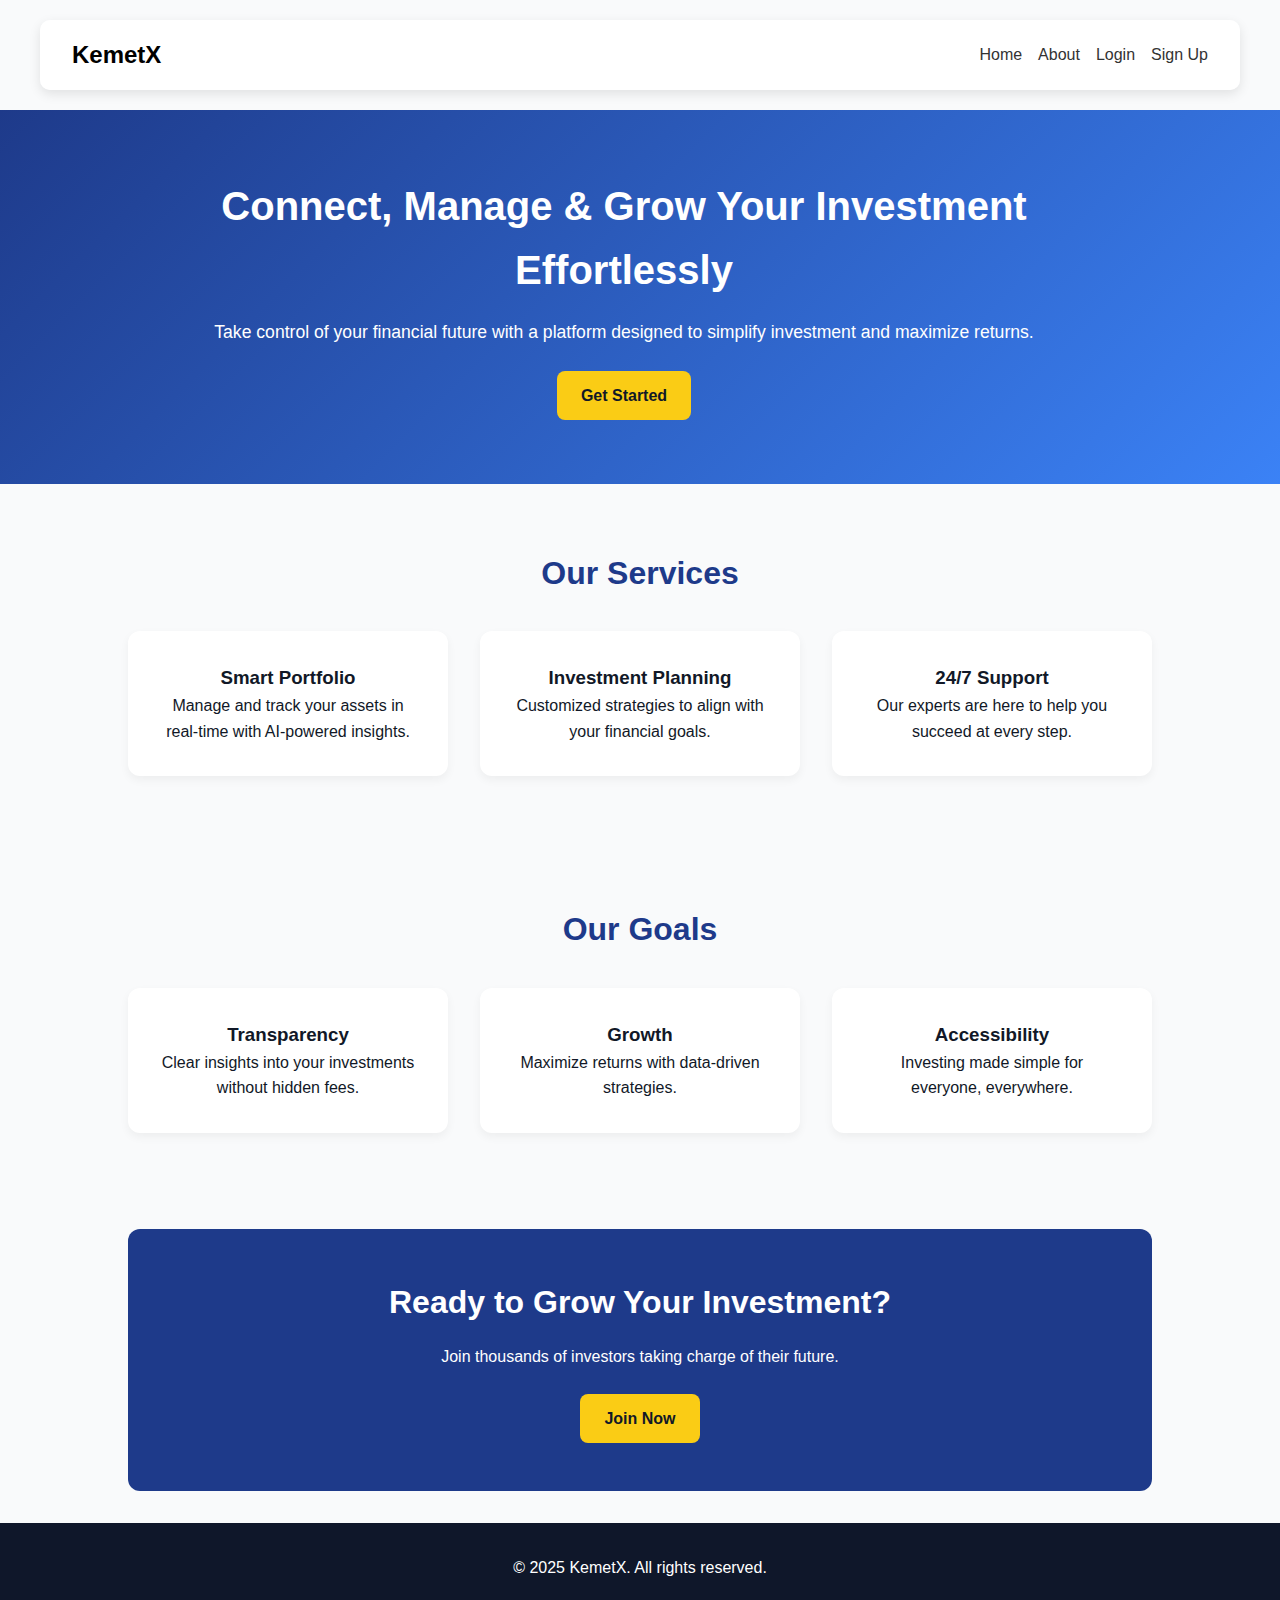
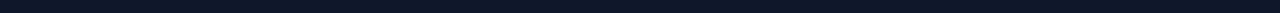
<file: index.html>
<!DOCTYPE html>
<html lang="en">
<head>
  <meta charset="UTF-8">
  <meta name="viewport" content="width=device-width, initial-scale=1.0">
  <title>KemetX - Landing Page</title>
  <style>
    /* ====== RESET ====== */
* {
  margin: 0;
  padding: 0;
  box-sizing: border-box;
}

body {
  font-family: "Segoe UI", Tahoma, Geneva, Verdana, sans-serif;
  background: #f9fafb;
  color: #111827;
  line-height: 1.6;
}

/* ====== HEADER ====== */

    header {
  background-color: #fff;
  box-shadow: 0 4px 12px rgba(0, 0, 0, 0.1); /* ظل أعمق */
  padding: 1rem 2rem;
  margin: 20px auto; /* يبعد الهيدر عن حواف الصفحة */
  width: 95%;
  max-width: 1200px;
  border-radius: 10px; /* حواف دائرية */
  display: flex;
  justify-content: space-between;
  align-items: center;
  flex-wrap: wrap;
  direction: ltr; /* تُغيّرها للعربي إذا أردت */
  z-index: 10;
position: relative; /* لو عايز تضمن أن الهيدر فوق المحتوى */
  /* لو عايز تأثير زجاجي */
background: rgba(255, 255, 255, 0.9); /* لو الخلفية شفافة */
  
}

    .logo {
      font-size: 1.5rem;
      font-weight: bold;
      color: #000000;
    }
    
    nav {
      display: flex;
      gap: 1rem;
      flex-wrap: wrap;
    }

    nav a {
      text-decoration: none;
      color: #333;
      font-weight: 500;
    }
     .menu-toggle {
  display: none;
  background: none;
  border: none;
  font-size: 2rem;
  cursor: pointer;
}

.side-menu {
  display: none;
  position: fixed;
  top: 0;
  right: 0;
  width: 70%;
  max-width: 300px;
  height: 100%;
  background: rgba(255, 255, 255, 0.9); /* لو الخلفية شفافة */
  backdrop-filter: blur(12px); /* لو عايز تأثير زجاجي */
  -webkit-backdrop-filter: blur(12px);
  box-shadow: -2px 0 10px rgba(0,0,0,0.2);
  padding: 2rem 1rem;
  z-index: 999;
  flex-direction: column;
  gap: 1rem;
  transition: transform 0.3s ease;
}

.side-menu nav {
  display: flex;
  flex-direction: column;
  gap: 1rem;
}

.side-menu a {
  text-decoration: none;
  color: #333;
  font-weight: 500;
  font-size: 1.1rem;
}

.side-menu .close-btn {
  background: none;
  border: none;
  font-size: 1.5rem;
  align-self: flex-end;
  cursor: pointer;
  margin-bottom: 1rem;
}

.side-menu.open {
  display: flex;
}

@media (max-width: 600px) {
  header > nav {
    display: none; /* إخفاء القائمة الأصلية فقط على الشاشات الصغيرة */
  }

  .menu-toggle {
    display: block;
  }


  nav:not(.side-menu nav) {
    display: none; /* إخفاء القائمة العادية على الموبايل */
  }
}
  /*hero*/
.hero {
      display: flex;
      align-items: center;
      justify-content: space-between;
      padding: 4rem 10%;
      background: linear-gradient(135deg, #1e3a8a, #3b82f6);
      color: #fff;
      flex-wrap: wrap;
    }
    .hero-text {
      flex: 1;
      min-width: 280px;
      padding-right: 2rem;
    }
    .hero-text h1 {
      font-size: 2.5rem;
      margin-bottom: 1rem;
    }
    .hero-text p {
      font-size: 1.1rem;
      margin-bottom: 1.5rem;
    }
    .btn {
      display: inline-block;
      background: #facc15;
      color: #111827;
      padding: 0.75rem 1.5rem;
      border-radius: 8px;
      font-weight: 600;
      transition: 0.3s;
      text-decoration: none;
    }
    .btn:hover {
      background: #eab308;
    }
    .hero img {
      flex: 1;
      max-width: 450px;
      border-radius: 12px;
      box-shadow: 0 8px 20px rgba(0,0,0,0.2);
    }
    section {
      padding: 4rem 10%;
      text-align: center;
    }
    section h2 {
      font-size: 2rem;
      margin-bottom: 2rem;
      color: #1e3a8a;
    }
    .grid {
      display: grid;
      grid-template-columns: repeat(auto-fit, minmax(250px, 1fr));
      gap: 2rem;
    }
    .card {
      background: #fff;
      padding: 2rem;
      border-radius: 12px;
      box-shadow: 0 4px 10px rgba(0,0,0,0.05);
      transition: transform 0.2s;
    }
    .card:hover {transform: translateY(-5px);}
    .final-cta {
      background: #1e3a8a;
      color: #fff;
      padding: 3rem 2rem;
      text-align: center;
      border-radius: 12px;
      margin: 2rem 10%;
    }
    .final-cta h2 {
      font-size: 2rem;
      margin-bottom: 1rem;
    }
    .final-cta p {
      margin-bottom: 1.5rem;
    }
    /* ===== Footer ===== */
    footer {
      text-align: center;
      padding: 2rem;
      background: #0f172a;
      color: #fff;
    }

    /* ===== Responsive ===== */
    @media (max-width: 768px) {
      .desktop-nav { display: none; }
      .menu-toggle { display: block; }
    }
  </style>
</head>
<body>

<header>
  <div class="logo">KemetX</div>
  <button class="menu-toggle">☰</button>

  <!-- القائمة الأفقية (للكمبيوتر) -->
  <nav class="desktop-nav main-nav">
    <a href="index.html">Home</a>
    <a href="about.html">About</a>
   <a href="login.html" class="login-link">Login</a>
<a href="signup.html" class="signup-link">Sign Up</a>
<a href="insights.html" class="insights-link hidden">Insights</a>
<a href="profile.html" class="profile-link hidden">Profile</a>
<a href="login.html" class="logout-link hidden" style="color:red; font-weight:600;">Logout</a>
  </nav>

  <!-- القائمة الجانبية (للموبايل) -->
  <div id="sideMenu" class="side-menu">
    <button class="close-btn">✖</button>
    <nav>
      <a href="index.html">Home</a>
      <a href="about.html">About</a>
      <a href="login.html" class="login-link">Login</a>
<a href="signup.html" class="signup-link">Sign Up</a>
<a href="insights.html" class="insights-link hidden">Insights</a>
<a href="profile.html" class="profile-link hidden">Profile</a>
<a href="login.html" class="logout-link hidden" style="color:red; font-weight:600;">Logout</a>
    </nav>
  </div>
</header>

<!-- Hero -->
  <section class="hero">
    <div class="hero-text">
      <h1>Connect, Manage & Grow Your Investment Effortlessly</h1>
      <p>Take control of your financial future with a platform designed to simplify investment and maximize returns.</p>
      <a href="#services" class="btn">Get Started</a>
    </div>
    <!--<img src="invest.jpg" alt="Investment"> -->
  </section>

  <!-- Services -->
  <section id="services">
    <h2>Our Services</h2>
    <div class="grid">
      <div class="card">
        <h3>Smart Portfolio</h3>
        <p>Manage and track your assets in real-time with AI-powered insights.</p>
      </div>
      <div class="card">
        <h3>Investment Planning</h3>
        <p>Customized strategies to align with your financial goals.</p>
      </div>
      <div class="card">
        <h3>24/7 Support</h3>
        <p>Our experts are here to help you succeed at every step.</p>
      </div>
    </div>
  </section>

  <!-- Goals -->
  <section id="goals">
    <h2>Our Goals</h2>
    <div class="grid">
      <div class="card">
        <h3>Transparency</h3>
        <p>Clear insights into your investments without hidden fees.</p>
      </div>
      <div class="card">
        <h3>Growth</h3>
        <p>Maximize returns with data-driven strategies.</p>
      </div>
      <div class="card">
        <h3>Accessibility</h3>
        <p>Investing made simple for everyone, everywhere.</p>
      </div>
    </div>
  </section>

  <!-- Final Call to Action -->
  <div class="final-cta">
    <h2>Ready to Grow Your Investment?</h2>
    <p>Join thousands of investors taking charge of their future.</p>
    <a href="signup.html" class="btn">Join Now</a>
  </div>

  <!-- Footer -->
  <footer>
    &copy; 2025 KemetX. All rights reserved.
  </footer>

  <!-- JS for side menu -->
  <script>
     
// تحقق إذا المستخدم مسجّل الدخول
const isLoggedIn = localStorage.getItem("loggedIn") === "true";

// نجيب كل العناصر (desktop + mobile)
const loginLinks = document.querySelectorAll(".login-link");
const signupLinks = document.querySelectorAll(".signup-link");
const profileLinks = document.querySelectorAll(".profile-link");
const insightsLinks = document.querySelectorAll(".insights-link");
const logoutLinks = document.querySelectorAll(".logout-link");

if (isLoggedIn) {
  loginLinks.forEach(el => el.style.display = "none");
  signupLinks.forEach(el => el.style.display = "none"); // <== مهم
  profileLinks.forEach(el => el.style.display = "inline-block");
  insightsLinks.forEach(el => el.style.display = "inline-block");
  logoutLinks.forEach(el => el.style.display = "inline-block");
} else {
  loginLinks.forEach(el => el.style.display = "inline-block");
  signupLinks.forEach(el => el.style.display = "inline-block");
  profileLinks.forEach(el => el.style.display = "none");
  insightsLinks.forEach(el => el.style.display = "none");
  logoutLinks.forEach(el => el.style.display = "none");
}


// زر Logout
logoutLinks.forEach(el => el.addEventListener("click", function(e){
  e.preventDefault();
  localStorage.removeItem("loggedIn");
  window.location.reload(); // يعيد تحميل الصفحة لتحديث القوائم
}));

    function openMenu() { document.getElementById("sideMenu")?.classList.add("open"); }
    function closeMenu() { document.getElementById("sideMenu")?.classList.remove("open"); }

    document.addEventListener('DOMContentLoaded', function() {
      document.querySelector('.menu-toggle')?.addEventListener('click', openMenu);
      document.querySelector('.close-btn')?.addEventListener('click', closeMenu);
    });
  </script>

</body>
</html>
</file>
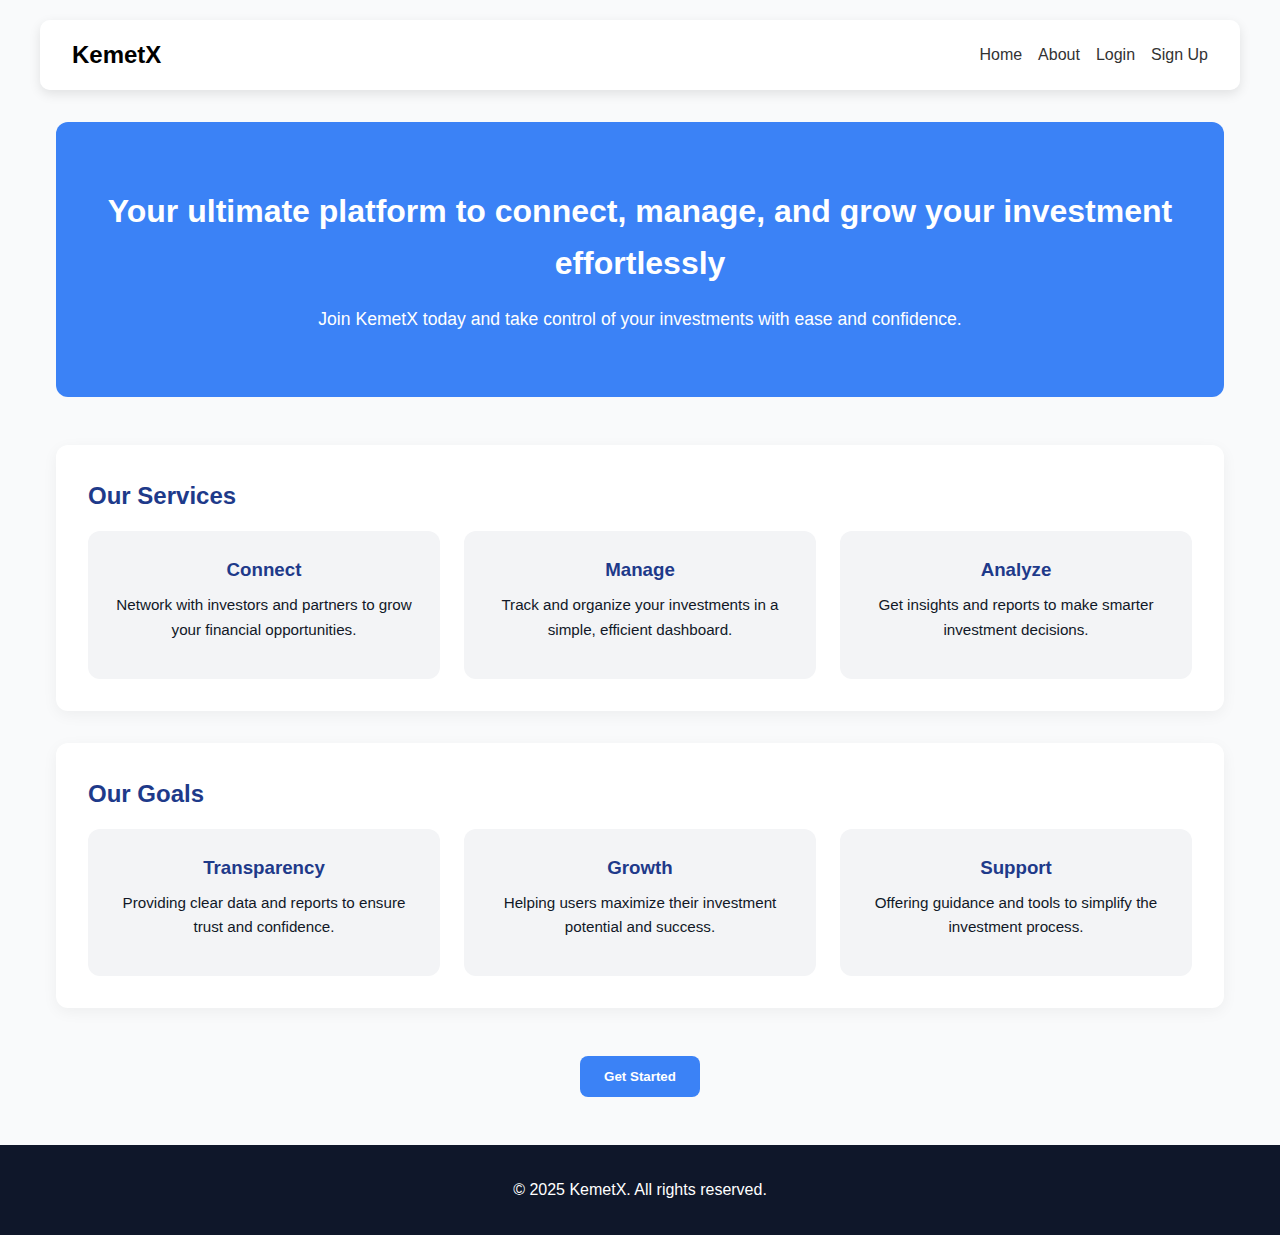
<file: about.html>
<!DOCTYPE html>
<html lang="en">
<head>
  <meta charset="UTF-8">
  <meta name="viewport" content="width=device-width, initial-scale=1.0">
  <title>About - KemetX</title>
  <link href="https://fonts.googleapis.com/css2?family=Poppins:wght@400;600;700&display=swap" rel="stylesheet">
  <style>
        /* ====== RESET ====== */
* {
  margin: 0;
  padding: 0;
  box-sizing: border-box;
}

body {
  font-family: "Segoe UI", Tahoma, Geneva, Verdana, sans-serif;
  background: #f9fafb;
  color: #111827;
  line-height: 1.6;
}

/* ====== HEADER ====== */

    header {
  background-color: #fff;
  box-shadow: 0 4px 12px rgba(0, 0, 0, 0.1); /* ظل أعمق */
  padding: 1rem 2rem;
  margin: 20px auto; /* يبعد الهيدر عن حواف الصفحة */
  width: 95%;
  max-width: 1200px;
  border-radius: 10px; /* حواف دائرية */
  display: flex;
  justify-content: space-between;
  align-items: center;
  flex-wrap: wrap;
  direction: ltr; /* تُغيّرها للعربي إذا أردت */
  z-index: 10;
position: relative; /* لو عايز تضمن أن الهيدر فوق المحتوى */
  /* لو عايز تأثير زجاجي */
background: rgba(255, 255, 255, 0.9); /* لو الخلفية شفافة */
  
}

    .logo {
      font-size: 1.5rem;
      font-weight: bold;
      color: #000000;
    }
    
    nav {
      display: flex;
      gap: 1rem;
      flex-wrap: wrap;
    }

    nav a {
      text-decoration: none;
      color: #333;
      font-weight: 500;
    }
     .menu-toggle {
  display: none;
  background: none;
  border: none;
  font-size: 2rem;
  cursor: pointer;
}

.side-menu {
  display: none;
  position: fixed;
  top: 0;
  right: 0;
  width: 70%;
  max-width: 300px;
  height: 100%;
  background: rgba(255, 255, 255, 0.9); /* لو الخلفية شفافة */
  backdrop-filter: blur(12px); /* لو عايز تأثير زجاجي */
  -webkit-backdrop-filter: blur(12px);
  box-shadow: -2px 0 10px rgba(0,0,0,0.2);
  padding: 2rem 1rem;
  z-index: 999;
  flex-direction: column;
  gap: 1rem;
  transition: transform 0.3s ease;
}

.side-menu nav {
  display: flex;
  flex-direction: column;
  gap: 1rem;
}

.side-menu a {
  text-decoration: none;
  color: #333;
  font-weight: 500;
  font-size: 1.1rem;
}

.side-menu .close-btn {
  background: none;
  border: none;
  font-size: 1.5rem;
  align-self: flex-end;
  cursor: pointer;
  margin-bottom: 1rem;
}

.side-menu.open {
  display: flex;
}

@media (max-width: 600px) {
  header > nav {
    display: none; /* إخفاء القائمة الأصلية فقط على الشاشات الصغيرة */
  }

  .menu-toggle {
    display: block;
  }


  nav:not(.side-menu nav) {
    display: none; /* إخفاء القائمة العادية على الموبايل */
  }
}
    main { max-width: 1200px; margin: 2rem auto; padding: 0 1rem; }
    .hero {
      background: #3b82f6;
      color: #fff;
      padding: 4rem 2rem;
      text-align: center;
      border-radius: 12px;
      margin-bottom: 3rem;
    }
    .hero h1 { font-size: 2rem; margin-bottom: 1rem; }
    .hero p { font-size: 1.1rem; }

    .section {
      background: #fff;
      padding: 2rem;
      border-radius: 12px;
      margin-bottom: 2rem;
      box-shadow: 0 4px 15px rgba(0,0,0,0.05);
    }
    .section h2 { color: #1e3a8a; margin-bottom: 1rem; }
    .section p { margin-bottom: 0.8rem; }

    .services-grid, .goals-grid {
      display: grid;
      grid-template-columns: repeat(auto-fit, minmax(250px, 1fr));
      gap: 1.5rem;
      margin-top: 1rem;
    }
    .card {
      background: #f3f4f6;
      padding: 1.5rem;
      border-radius: 12px;
      text-align: center;
      transition: transform 0.3s;
    }
    .card:hover { transform: translateY(-5px); }
    .card h3 { color: #1e3a8a; margin-bottom: 0.5rem; }
    .card p { font-size: 0.95rem; }

    .cta {
      text-align: center;
      margin: 3rem 0;
    }
    .cta button {
      background: #3b82f6; color: #fff;
      padding: 0.8rem 1.5rem;
      border: none; border-radius: 8px;
      cursor: pointer; font-weight: 600;
      transition: 0.3s;
    }
    .cta button:hover { background: #1e40af; }

    @media (max-width: 600px) {
      .hero h1 { font-size: 1.5rem; }
      nav { flex-direction: column; align-items: flex-start; }
      nav a { margin: 0.5rem 0; }
    }
    /* ===== Footer ===== */
    footer {
      text-align: center;
      padding: 2rem;
      background: #0f172a;
      color: #fff;
    }

    /* ===== Responsive ===== */
    @media (max-width: 768px) {
      .desktop-nav { display: none; }
      .menu-toggle { display: block; }
    }
  </style>
</head>
<body>
  <header>
  <div class="logo">KemetX</div>
  <button class="menu-toggle">☰</button>

  <!-- القائمة الأفقية (للكمبيوتر) -->
  <nav class="desktop-nav main-nav">
    <a href="index.html">Home</a>
    <a href="about.html">About</a>
   <a href="login.html" class="login-link">Login</a>
<a href="signup.html" class="signup-link">Sign Up</a>
<a href="insights.html" class="insights-link hidden">Insights</a>
<a href="profile.html" class="profile-link hidden">Profile</a>
<a href="login.html" class="logout-link hidden" style="color:red; font-weight:600;">Logout</a>
  </nav>

  <!-- القائمة الجانبية (للموبايل) -->
  <div id="sideMenu" class="side-menu">
    <button class="close-btn">✖</button>
    <nav>
      <a href="index.html">Home</a>
      <a href="about.html">About</a>
      <a href="login.html" class="login-link">Login</a>
<a href="signup.html" class="signup-link">Sign Up</a>
<a href="insights.html" class="insights-link hidden">Insights</a>
<a href="profile.html" class="profile-link hidden">Profile</a>
<a href="login.html" class="logout-link hidden" style="color:red; font-weight:600;">Logout</a>
    </nav>
  </div>
</header>

  <main>
    <!-- Hero Section -->
    <section class="hero">
      <h1>Your ultimate platform to connect, manage, and grow your investment effortlessly</h1>
      <p>Join KemetX today and take control of your investments with ease and confidence.</p>
    </section>

    <!-- Services Section -->
    <section class="section">
      <h2>Our Services</h2>
      <div class="services-grid">
        <div class="card">
          <h3>Connect</h3>
          <p>Network with investors and partners to grow your financial opportunities.</p>
        </div>
        <div class="card">
          <h3>Manage</h3>
          <p>Track and organize your investments in a simple, efficient dashboard.</p>
        </div>
        <div class="card">
          <h3>Analyze</h3>
          <p>Get insights and reports to make smarter investment decisions.</p>
        </div>
      </div>
    </section>

    <!-- Goals Section -->
    <section class="section">
      <h2>Our Goals</h2>
      <div class="goals-grid">
        <div class="card">
          <h3>Transparency</h3>
          <p>Providing clear data and reports to ensure trust and confidence.</p>
        </div>
        <div class="card">
          <h3>Growth</h3>
          <p>Helping users maximize their investment potential and success.</p>
        </div>
        <div class="card">
          <h3>Support</h3>
          <p>Offering guidance and tools to simplify the investment process.</p>
        </div>
      </div>
    </section>

    <!-- Call To Action -->
    <section class="cta">
      <button onclick="window.location.href='signup.html'">Get Started</button>
    </section>
  </main>
  <!-- Footer -->
  <footer>
    &copy; 2025 KemetX. All rights reserved.
  </footer>

  <script>
    // تحقق إذا المستخدم مسجّل الدخول
const isLoggedIn = localStorage.getItem("loggedIn") === "true";

// نجيب كل العناصر (desktop + mobile)
const loginLinks = document.querySelectorAll(".login-link");
const signupLinks = document.querySelectorAll(".signup-link");
const profileLinks = document.querySelectorAll(".profile-link");
const insightsLinks = document.querySelectorAll(".insights-link");
const logoutLinks = document.querySelectorAll(".logout-link");

if (isLoggedIn) {
  loginLinks.forEach(el => el.style.display = "none");
  signupLinks.forEach(el => el.style.display = "none"); // <== مهم
  profileLinks.forEach(el => el.style.display = "inline-block");
  insightsLinks.forEach(el => el.style.display = "inline-block");
  logoutLinks.forEach(el => el.style.display = "inline-block");
} else {
  loginLinks.forEach(el => el.style.display = "inline-block");
  signupLinks.forEach(el => el.style.display = "inline-block");
  profileLinks.forEach(el => el.style.display = "none");
  insightsLinks.forEach(el => el.style.display = "none");
  logoutLinks.forEach(el => el.style.display = "none");
}


// زر Logout
logoutLinks.forEach(el => el.addEventListener("click", function(e){
  e.preventDefault();
  localStorage.removeItem("loggedIn");
  window.location.reload(); // يعيد تحميل الصفحة لتحديث القوائم
}));

    // Side menu
 function openMenu() {
  document.getElementById("sideMenu")?.classList.add("open");
}
function closeMenu() {
  document.getElementById("sideMenu")?.classList.remove("open");
}

// Attach event listeners
document.addEventListener('DOMContentLoaded', function() {
  const menuToggle = document.querySelector('.menu-toggle');
  const closeBtn = document.querySelector('.close-btn');
  
  if (menuToggle) {
    menuToggle.addEventListener('click', openMenu);
  }
  
  if (closeBtn) {
    closeBtn.addEventListener('click', closeMenu);
  }
});

  </script>
</body>
</html>
</file>
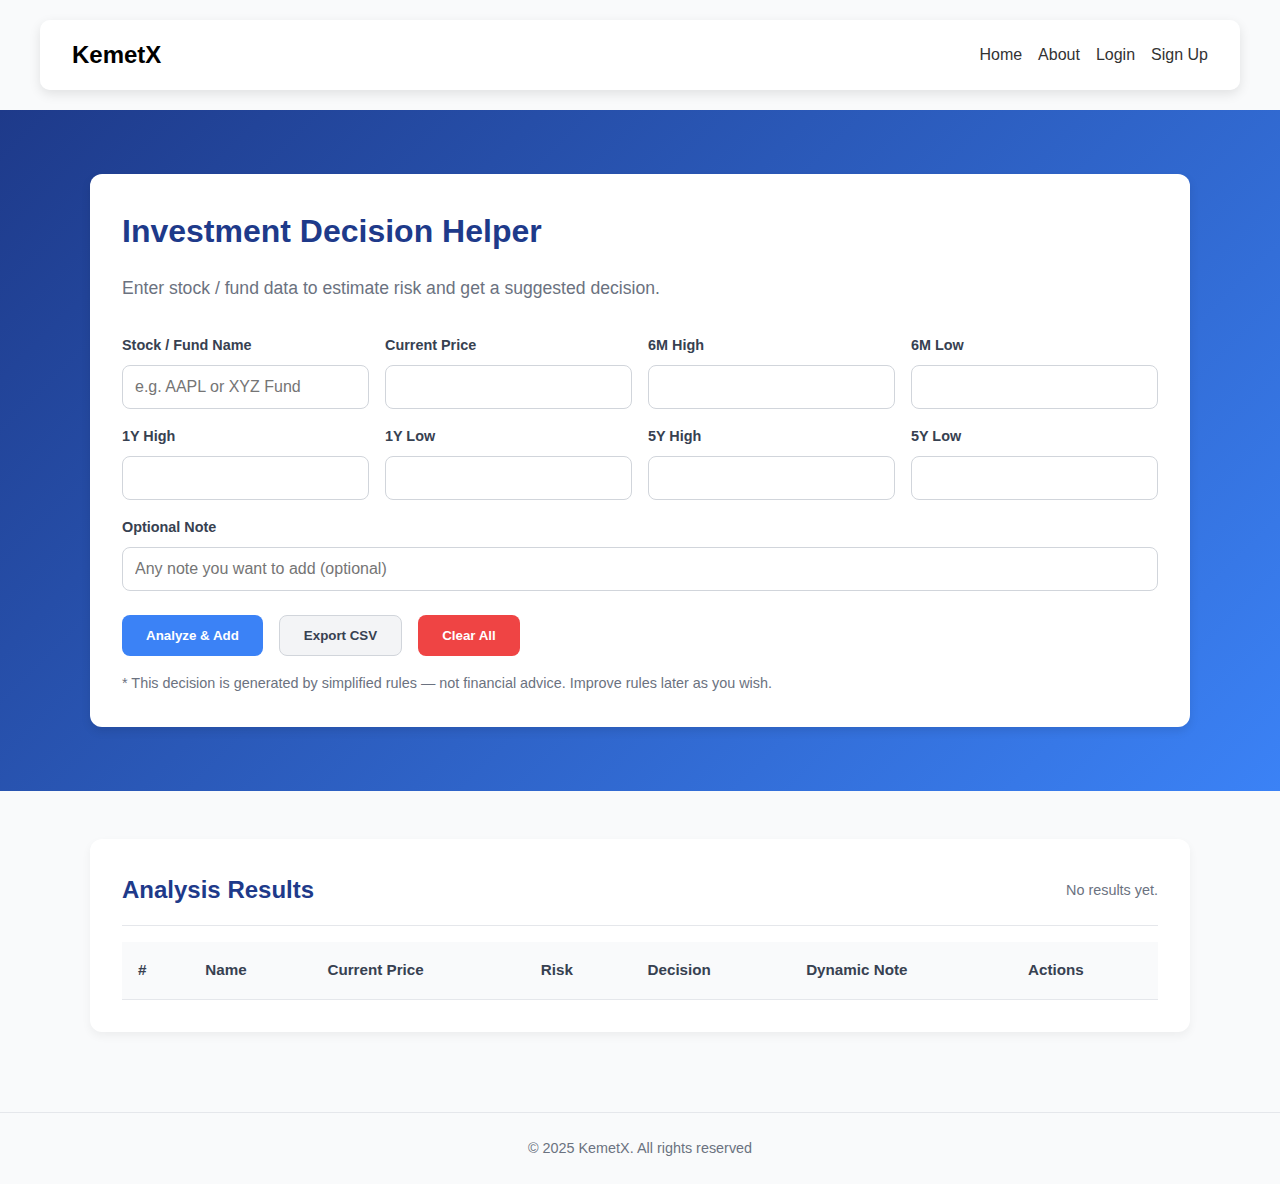
<file: insights.html>
<!DOCTYPE html>
<html lang="en" dir="ltr">
<head>
  <meta charset="utf-8" />
  <meta name="viewport" content="width=device-width, initial-scale=1" />
  <title>Investment Decision Dashboard – KemetX</title>
  <style>
/* ====== RESET ====== */
* {
  margin: 0;
  padding: 0;
  box-sizing: border-box;
}

body {
  font-family: "Segoe UI", Tahoma, Geneva, Verdana, sans-serif;
  background: #f9fafb;
  color: #111827;
  line-height: 1.6;
}

/* ====== HEADER ====== */

    header {
  background-color: #fff;
  box-shadow: 0 4px 12px rgba(0, 0, 0, 0.1); /* ظل أعمق */
  padding: 1rem 2rem;
  margin: 20px auto; /* يبعد الهيدر عن حواف الصفحة */
  width: 95%;
  max-width: 1200px;
  border-radius: 10px; /* حواف دائرية */
  display: flex;
  justify-content: space-between;
  align-items: center;
  flex-wrap: wrap;
  direction: ltr; /* تُغيّرها للعربي إذا أردت */
  z-index: 10;
position: relative; /* لو عايز تضمن أن الهيدر فوق المحتوى */
  /* لو عايز تأثير زجاجي */
background: rgba(255, 255, 255, 0.9); /* لو الخلفية شفافة */
  
}

    .logo {
      font-size: 1.5rem;
      font-weight: bold;
      color: #000000;
    }
    
    nav {
      display: flex;
      gap: 1rem;
      flex-wrap: wrap;
    }

    nav a {
      text-decoration: none;
      color: #333;
      font-weight: 500;
    }
     .menu-toggle {
  display: none;
  background: none;
  border: none;
  font-size: 2rem;
  cursor: pointer;
}

.side-menu {
  display: none;
  position: fixed;
  top: 0;
  right: 0;
  width: 70%;
  max-width: 300px;
  height: 100%;
  background: rgba(255, 255, 255, 0.9); /* لو الخلفية شفافة */
  backdrop-filter: blur(12px); /* لو عايز تأثير زجاجي */
  -webkit-backdrop-filter: blur(12px);
  box-shadow: -2px 0 10px rgba(0,0,0,0.2);
  padding: 2rem 1rem;
  z-index: 999;
  flex-direction: column;
  gap: 1rem;
  transition: transform 0.3s ease;
}

.side-menu nav {
  display: flex;
  flex-direction: column;
  gap: 1rem;
}

.side-menu a {
  text-decoration: none;
  color: #333;
  font-weight: 500;
  font-size: 1.1rem;
}

.side-menu .close-btn {
  background: none;
  border: none;
  font-size: 1.5rem;
  align-self: flex-end;
  cursor: pointer;
  margin-bottom: 1rem;
}

.side-menu.open {
  display: flex;
}

@media (max-width: 600px) {
  header > nav {
    display: none; /* إخفاء القائمة الأصلية فقط على الشاشات الصغيرة */
  }

  .menu-toggle {
    display: block;
  }


  nav:not(.side-menu nav) {
    display: none; /* إخفاء القائمة العادية على الموبايل */
  }
}

/* Insights Page Styling - Light Theme */
.inv-hero{
  background: linear-gradient(135deg, #1e3a8a, #3b82f6);
  padding: 4rem 2rem;
  color: #fff;
}
.inv-hero__content{
  max-width: 1100px;
  margin: 0 auto;
  background: #fff;
  border-radius: 12px;
  padding: 2rem;
  box-shadow: 0 4px 10px rgba(0,0,0,0.1);
}
.inv-title{
  color: #1e3a8a;
  font-size: 2rem;
  font-weight: 700;
  margin-bottom: 1rem;
}
.inv-subtitle{
  color: #6b7280;
  margin-bottom: 2rem;
  font-size: 1.1rem;
}

.inv-form{
  display: block;
}
.inv-grid{
  display: grid;
  grid-template-columns: repeat(4, minmax(0,1fr));
  gap: 1rem;
}
@media (max-width: 1024px){
  .inv-grid{ grid-template-columns: repeat(2, minmax(0,1fr)); }
}
@media (max-width: 560px){
  .inv-grid{ grid-template-columns: 1fr; }
}

.inv-field{
  display: flex;
  flex-direction: column;
}
.inv-field--full{ grid-column: 1 / -1; }
.inv-field label{
  color: #374151;
  font-size: 0.9rem;
  font-weight: 600;
  margin-bottom: 0.5rem;
}
.inv-field input{
  background: #fff;
  border: 1px solid #d1d5db;
  color: #111827;
  border-radius: 8px;
  padding: 0.75rem;
  outline: none;
  transition: border .2s, box-shadow .2s;
  font-size: 1rem;
}
.inv-field input:focus{
  border-color: #3b82f6;
  box-shadow: 0 0 0 3px rgba(59,130,246,0.15);
}

.inv-actions{
  display: flex;
  gap: 1rem;
  flex-wrap: wrap;
  margin-top: 1.5rem;
}
.inv-btn{
  background: #3b82f6;
  color: #fff;
  border: none;
  padding: 0.75rem 1.5rem;
  border-radius: 8px;
  cursor: pointer;
  font-weight: 600;
  transition: background .3s;
  text-decoration: none;
  display: inline-block;
}
.inv-btn:hover{ background: #1e40af; }

.inv-btn--ghost{
  background: #f3f4f6;
  color: #374151;
  border: 1px solid #d1d5db;
}
.inv-btn--ghost:hover{ background: #e5e7eb; }

.inv-btn--danger{
  background: #ef4444;
}
.inv-btn--danger:hover{ background: #dc2626; }

.inv-hint{
  color: #6b7280;
  font-size: 0.9rem;
  margin-top: 1rem;
}

/* Table Card */
.inv-table-wrap{
  background: #f9fafb;
  padding: 3rem 2rem;
}
.inv-table-card{
  max-width: 1100px;
  margin: 0 auto;
  background: #fff;
  border-radius: 12px;
  padding: 2rem;
  box-shadow: 0 4px 10px rgba(0,0,0,0.05);
  overflow: hidden;
}
.inv-table-head{
  display: flex;
  align-items: center;
  justify-content: space-between;
  gap: 1rem;
  padding: 0 0 1rem 0;
  border-bottom: 1px solid #e5e7eb;
  margin-bottom: 1rem;
}
.inv-table-title{
  color: #1e3a8a;
  font-size: 1.5rem;
  font-weight: 700;
}
.inv-table-meta{
  color: #6b7280;
  font-size: 0.9rem;
}

/* Table */
.inv-table-scroll{
  overflow: auto;
}
.inv-table{
  width: 100%;
  border-collapse: collapse;
  min-width: 780px;
}
.inv-table th, .inv-table td{
  padding: 1rem;
  text-align: start;
  border-bottom: 1px solid #e5e7eb;
  color: #111827;
  font-size: 0.95rem;
}
.inv-table thead th{
  color: #374151;
  font-weight: 600;
  background: #f9fafb;
  position: sticky;
  top: 0;
}
.inv-chip{
  display: inline-flex;
  align-items: center;
  gap: 0.5rem;
  padding: 0.5rem 1rem;
  border-radius: 999px;
  border: 1px solid #e5e7eb;
  background: #f9fafb;
  font-size: 0.85rem;
  white-space: nowrap;
}
.inv-chip.low{  background: #dcfce7; border-color: #bbf7d0; color: #166534; }
.inv-chip.mid{  background: #fef3c7; border-color: #fde68a; color: #92400e; }
.inv-chip.high{ background: #fee2e2; border-color: #fecaca; color: #991b1b; }

.inv-row-actions{
  display: flex;
  gap: 0.5rem;
}
.inv-icon-btn{
  background: #f3f4f6;
  border: 1px solid #d1d5db;
  color: #374151;
  padding: 0.5rem 1rem;
  border-radius: 6px;
  cursor: pointer;
  font-size: 0.85rem;
  transition: background .2s;
}
.inv-icon-btn:hover{ background: #e5e7eb; }

/* Utility to match your site look if needed */
.inv-mono{ font-family: ui-monospace, SFMono-Regular, Menlo, Monaco, Consolas, "Liberation Mono", monospace; }

/* ===== Footer ===== */
.footer{
  color: #6b7280;
  font-size: 0.9rem;
  margin-top: 2rem;
  text-align: center;
  padding: 1.5rem;
  border-top: 1px solid #e5e7eb;
}
</style>

</head>
<body>
  
     <header>
  <div class="logo">KemetX</div>
  <button class="menu-toggle">☰</button>

  <!-- القائمة الأفقية (للكمبيوتر) -->
  <nav class="desktop-nav main-nav">
    <a href="index.html">Home</a>
    <a href="about.html">About</a>
   <a href="login.html" class="login-link">Login</a>
<a href="signup.html" class="signup-link">Sign Up</a>
<a href="insights.html" class="insights-link hidden">Insights</a>
<a href="profile.html" class="profile-link hidden">Profile</a>
<a href="login.html" class="logout-link hidden" style="color:red; font-weight:600;">Logout</a>
  </nav>

  <!-- القائمة الجانبية (للموبايل) -->
  <div id="sideMenu" class="side-menu">
    <button class="close-btn">✖</button>
    <nav>
      <a href="index.html">Home</a>
      <a href="about.html">About</a>
      <a href="login.html" class="login-link">Login</a>
<a href="signup.html" class="signup-link">Sign Up</a>
<a href="insights.html" class="insights-link hidden">Insights</a>
<a href="profile.html" class="profile-link hidden">Profile</a>
<a href="login.html" class="logout-link hidden" style="color:red; font-weight:600;">Logout</a>
    </nav>
  </div>
</header>


<section class="inv-hero">
  <div class="inv-hero__content">
    <h1 class="inv-title">Investment Decision Helper</h1>
    <p class="inv-subtitle">Enter stock / fund data to estimate risk and get a suggested decision.</p>

    <form id="inv-form" class="inv-form" autocomplete="off">
      <div class="inv-grid">
        <div class="inv-field">
          <label for="assetName">Stock / Fund Name</label>
          <input id="assetName" name="assetName" type="text" placeholder="e.g. AAPL or XYZ Fund" required />
        </div>

        <div class="inv-field">
          <label for="currentPrice">Current Price</label>
          <input id="currentPrice" name="currentPrice" type="number" step="0.0001" min="0" required />
        </div>

        <!-- 6 months -->
        <div class="inv-field">
          <label for="high6m">6M High</label>
          <input id="high6m" name="high6m" type="number" step="0.0001" min="0" required />
        </div>
        <div class="inv-field">
          <label for="low6m">6M Low</label>
          <input id="low6m" name="low6m" type="number" step="0.0001" min="0" required />
        </div>

        <!-- 1 year -->
        <div class="inv-field">
          <label for="high1y">1Y High</label>
          <input id="high1y" name="high1y" type="number" step="0.0001" min="0" required />
        </div>
        <div class="inv-field">
          <label for="low1y">1Y Low</label>
          <input id="low1y" name="low1y" type="number" step="0.0001" min="0" required />
        </div>

        <!-- 5 years -->
        <div class="inv-field">
          <label for="high5y">5Y High</label>
          <input id="high5y" name="high5y" type="number" step="0.0001" min="0" required />
        </div>
        <div class="inv-field">
          <label for="low5y">5Y Low</label>
          <input id="low5y" name="low5y" type="number" step="0.0001" min="0" required />
        </div>

        <div class="inv-field inv-field--full">
          <label for="note">Optional Note</label>
          <input id="note" name="note" type="text" placeholder="Any note you want to add (optional)" />
        </div>
      </div>

      <div class="inv-actions">
        <button type="submit" class="inv-btn">Analyze & Add</button>
        <button type="button" id="exportCsvBtn" class="inv-btn inv-btn--ghost">Export CSV</button>
        <button type="button" id="clearAllBtn" class="inv-btn inv-btn--danger">Clear All</button>
      </div>

      <p class="inv-hint">
        * This decision is generated by simplified rules — not financial advice. Improve rules later as you wish.
      </p>
    </form>
  </div>
</section>

<section class="inv-table-wrap">
  <div class="inv-table-card">
    <div class="inv-table-head">
      <h2 class="inv-table-title">Analysis Results</h2>
      <div class="inv-table-meta" id="inv-stats"></div>
    </div>

    <div class="inv-table-scroll">
      <table class="inv-table" id="inv-table">
        <thead>
          <tr>
            <th>#</th>
            <th>Name</th>
            <th>Current Price</th>
            <th>Risk</th>
            <th>Decision</th>
            <th>Dynamic Note</th>
            <th>Actions</th>
          </tr>
        </thead>
        <tbody id="inv-tbody">
          <!-- dynamic rows -->
        </tbody>
      </table>
    </div>
  </div>
</section>


  <footer class="footer">
    © 2025 KemetX. All rights reserved
  </footer>

  <script>

(function(){
  const NAMESPACE = 'kemetx';
  const DEFAULT_USER_ID = 'local'; // later replace with real userId when login is implemented
  const STORAGE_KEY = (userId=DEFAULT_USER_ID) => `${NAMESPACE}:users:${userId}:invest_records`;

  const $ = (sel, ctx=document) => ctx.querySelector(sel);
  const $$ = (sel, ctx=document) => Array.from(ctx.querySelectorAll(sel));

  const form = $('#inv-form');
  const tbody = $('#inv-tbody');
  const exportBtn = $('#exportCsvBtn');
  const clearAllBtn = $('#clearAllBtn');
  const statsEl = $('#inv-stats');

  // ========= Core Logic =========
  function toNum(v){ const n = Number(v); return Number.isFinite(n) ? n : 0; }
  function clamp01(x){ return Math.max(0, Math.min(1, x)); }

  // Percentile of current price inside yearly range
  function oneYearPercentile(current, low1y, high1y){
    if (high1y <= low1y) return 0.5;
    return clamp01((current - low1y) / (high1y - low1y));
  }

  // Simple volatility estimate = (range / current price) weighted (6m/1y/5y)
  function weightedRangeVol(current, h6, l6, h1, l1, h5, l5){
    const r6 = Math.max(0, (h6 - l6) / Math.max(1e-9, current));
    const r1 = Math.max(0, (h1 - l1) / Math.max(1e-9, current));
    const r5 = Math.max(0, (h5 - l5) / Math.max(1e-9, current));
    // Weights: 1y 0.5, 6m 0.3, 5y 0.2
    return 0.5*r1 + 0.3*r6 + 0.2*r5;
  }

  // Risk classification from volatility
  function riskFromRangeVol(rangeVol){
    // thresholds: <0.2 = Low, 0.2–0.4 = Medium, >0.4 = High
    if (rangeVol < 0.2) return {level:'Low', class:'low'};
    if (rangeVol < 0.4) return {level:'Medium', class:'mid'};
    return {level:'High', class:'high'};
  }

  // Heuristic decision based on price position and risk
  function decisionHeuristic(current, low1y, high1y, riskLevel){
    const pct = oneYearPercentile(current, low1y, high1y); // 0 = near bottom, 1 = near top
    if (current > high1y && (riskLevel==='Low' || riskLevel==='Medium')){
      return {decision: 'Bullish breakout — partial buy', note: 'Price broke yearly high. Enter gradually & monitor volume.'};
    }
    if (pct <= 0.25 && (riskLevel==='Low' || riskLevel==='Medium')){
      return {decision: 'Potential value buy', note: 'Price near yearly lows. Watch trend & volume.'};
    }
    if (pct >= 0.85 && riskLevel==='High'){
      return {decision: 'Wait / lighten position', note: 'Near yearly highs with high risk — correction possible.'};
    }
    if (pct >= 0.7 && (riskLevel==='Low' || riskLevel==='Medium')){
      return {decision: 'Gradual cautious buy', note: 'Close to highs but risk is manageable.'};
    }
    return {decision: 'Wait for clearer signal', note: 'Mid-range. Wait for breakout or rebound.'};
  }

  function positionSizing(riskLevel){
    if (riskLevel==='Low') return 'Up to 5% of portfolio';
    if (riskLevel==='Medium') return 'Up to 2.5% of portfolio';
    return 'Up to 1% of portfolio';
  }

  function stopLossHint(riskLevel){
    if (riskLevel==='Low') return 'Stop loss 8–12% below entry';
    if (riskLevel==='Medium') return 'Stop loss 6–9% below entry';
    return 'Stop loss 4–7% below entry';
  }

  // ========= Storage =========
  function loadAll(userId=DEFAULT_USER_ID){
    try{
      const raw = localStorage.getItem(STORAGE_KEY(userId));
      return raw ? JSON.parse(raw) : [];
    }catch(e){ return []; }
  }
  function saveAll(list, userId=DEFAULT_USER_ID){
    localStorage.setItem(STORAGE_KEY(userId), JSON.stringify(list));
  }

  // ========= Rendering =========
  function renderTable(){
    const rows = loadAll();
    tbody.innerHTML = '';
    rows.forEach((r, idx) => {
      const tr = document.createElement('tr');

      const riskClass = r.riskClass || 'mid';
      tr.innerHTML = `
        <td class="inv-mono">${idx+1}</td>
        <td>${escapeHtml(r.assetName)}</td>
        <td class="inv-mono">${formatPrice(r.currentPrice)}</td>
        <td><span class="inv-chip ${riskClass}">${r.riskLevel}</span></td>
        <td>${escapeHtml(r.decision)}</td>
        <td>${escapeHtml(r.dynamicNote || '')}</td>
        <td>
          <div class="inv-row-actions">
            <button class="inv-icon-btn" data-action="delete" data-index="${idx}">Delete</button>
          </div>
        </td>
      `;
      tbody.appendChild(tr);
    });

    // Simple stats
    const total = rows.length;
    const high = rows.filter(r => r.riskLevel==='High').length;
    const mid  = rows.filter(r => r.riskLevel==='Medium').length;
    const low  = rows.filter(r => r.riskLevel==='Low').length;
    statsEl.textContent = total
      ? `Total: ${total} | Low: ${low} • Medium: ${mid} • High: ${high}`
      : 'No results yet.';
  }

  function escapeHtml(s){
    return String(s ?? '')
      .replaceAll('&','&amp;').replaceAll('<','&lt;')
      .replaceAll('>','&gt;').replaceAll('"','&quot;')
      .replaceAll("'",'&#39;');
  }
  function formatPrice(n){
    const v = Number(n);
    if (!Number.isFinite(v)) return '-';
    return v >= 1000 ? v.toLocaleString(undefined,{maximumFractionDigits:2})
                     : v.toLocaleString(undefined,{minimumFractionDigits:2, maximumFractionDigits:4});
  }

  // ========= Events =========
  form?.addEventListener('submit', (e)=>{
    e.preventDefault();

    const assetName = $('#assetName').value.trim();
    const current   = toNum($('#currentPrice').value);

    const h6  = toNum($('#high6m').value);
    const l6  = toNum($('#low6m').value);
    const h1  = toNum($('#high1y').value);
    const l1  = toNum($('#low1y').value);
    const h5  = toNum($('#high5y').value);
    const l5  = toNum($('#low5y').value);
    const note= $('#note').value.trim();

    if (!assetName || current<=0){
      alert('Please enter a valid name and current price.');
      return;
    }
    if (!(l6<=h6 && l1<=h1 && l5<=h5)){
      alert('Check high/low values — low must be less than high.');
      return;
    }

    const rangeVol = weightedRangeVol(current, h6, l6, h1, l1, h5, l5);
    const riskObj  = riskFromRangeVol(rangeVol);
    const decObj   = decisionHeuristic(current, l1, h1, riskObj.level);
    const sizing   = positionSizing(riskObj.level);
    const slHint   = stopLossHint(riskObj.level);

    const dynamicNote = [
      decObj.note,
      `1Y Position: ${(oneYearPercentile(current, l1, h1)*100).toFixed(0)}%`,
      `Suggested Position Size: ${sizing}`,
      `Suggested Stop Loss: ${slHint}`,
      note ? `Note: ${note}` : ''
    ].filter(Boolean).join(' | ');

    const rec = {
      assetName,
      currentPrice: current,
      riskLevel: riskObj.level,
      riskClass: riskObj.class,
      decision: decObj.decision,
      dynamicNote,
      createdAt: Date.now()
    };

    const rows = loadAll();
    rows.unshift(rec);
    saveAll(rows);
    renderTable();
    form.reset();
  });

  tbody?.addEventListener('click', (e)=>{
    const btn = e.target.closest('button[data-action]');
    if (!btn) return;
    const action = btn.dataset.action;
    const idx = Number(btn.dataset.index);
    if (action === 'delete' && Number.isInteger(idx)){
      const rows = loadAll();
      rows.splice(idx,1);
      saveAll(rows);
      renderTable();
    }
  });

  exportBtn?.addEventListener('click', ()=>{
    const rows = loadAll();
    if (!rows.length){
      alert('No data to export.');
      return;
    }
    const headers = ['name','current_price','risk','decision','note'];
    const csvRows = [headers.join(',')];
    rows.forEach(r=>{
      const line = [
        csvSafe(r.assetName),
        csvSafe(r.currentPrice),
        csvSafe(r.riskLevel),
        csvSafe(r.decision),
        csvSafe(r.dynamicNote)
      ].join(',');
      csvRows.push(line);
    });
    const blob = new Blob([csvRows.join('\n')], {type:'text/csv;charset=utf-8;'});
    const url = URL.createObjectURL(blob);
    const a = document.createElement('a');
    const stamp = new Date().toISOString().slice(0,19).replace(/[:T]/g,'-');
    a.href = url;
    a.download = `kemetx-investments-${stamp}.csv`;
    document.body.appendChild(a);
    a.click();
    a.remove();
    URL.revokeObjectURL(url);
  });

  clearAllBtn?.addEventListener('click', ()=>{
    if (confirm('Clear all records?')){
      saveAll([]);
      renderTable();
    }
  });

  function csvSafe(val){
    const s = String(val ?? '');
    if (/[",\n]/.test(s)){
      return `"${s.replaceAll('"','""')}"`;
    }
    return s;
  }

  // init
  renderTable();

 

// تحقق إذا المستخدم مسجّل الدخول
const isLoggedIn = localStorage.getItem("loggedIn") === "true";

// نجيب كل العناصر (desktop + mobile)
const loginLinks = document.querySelectorAll(".login-link");
const signupLinks = document.querySelectorAll(".signup-link");
const profileLinks = document.querySelectorAll(".profile-link");
const insightsLinks = document.querySelectorAll(".insights-link");
const logoutLinks = document.querySelectorAll(".logout-link");

if (isLoggedIn) {
  loginLinks.forEach(el => el.style.display = "none");
  signupLinks.forEach(el => el.style.display = "none"); // <== مهم
  profileLinks.forEach(el => el.style.display = "inline-block");
  insightsLinks.forEach(el => el.style.display = "inline-block");
  logoutLinks.forEach(el => el.style.display = "inline-block");
} else {
  loginLinks.forEach(el => el.style.display = "inline-block");
  signupLinks.forEach(el => el.style.display = "inline-block");
  profileLinks.forEach(el => el.style.display = "none");
  insightsLinks.forEach(el => el.style.display = "none");
  logoutLinks.forEach(el => el.style.display = "none");
}


// زر Logout
logoutLinks.forEach(el => el.addEventListener("click", function(e){
  e.preventDefault();
  localStorage.removeItem("loggedIn");
  window.location.reload(); // يعيد تحميل الصفحة لتحديث القوائم
}));

    // Side menu
 function openMenu() {
  document.getElementById("sideMenu")?.classList.add("open");
}
function closeMenu() {
  document.getElementById("sideMenu")?.classList.remove("open");
}

// Attach event listeners
document.addEventListener('DOMContentLoaded', function() {
  const menuToggle = document.querySelector('.menu-toggle');
  const closeBtn = document.querySelector('.close-btn');
  
  if (menuToggle) {
    menuToggle.addEventListener('click', openMenu);
  }
  
  if (closeBtn) {
    closeBtn.addEventListener('click', closeMenu);
  }
});
})();

  </script>
</body>
</html>
</file>
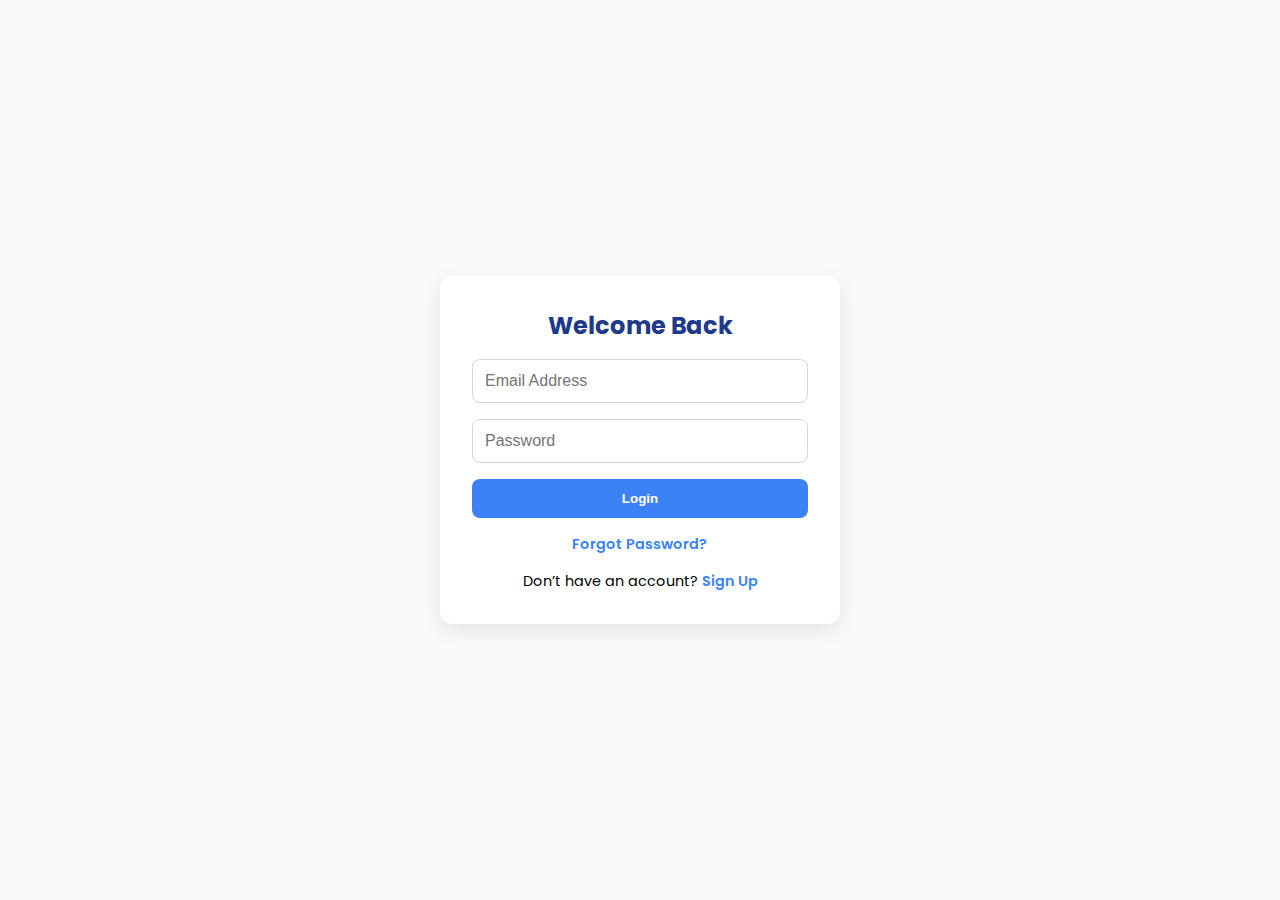
<file: login.html>
<!DOCTYPE html>
<html lang="en">
<head>
  <meta charset="UTF-8" />
  <meta name="viewport" content="width=device-width, initial-scale=1.0"/>
  <title>Login - Investment Platform</title>
  <link href="https://fonts.googleapis.com/css2?family=Poppins:wght@400;600;700&display=swap" rel="stylesheet">
  <style>
    * {margin: 0; padding: 0; box-sizing: border-box;}
    body {
      font-family: 'Poppins', sans-serif;
      background: #f9fafb;
      display: flex;
      justify-content: center;
      align-items: center;
      height: 100vh;
    }
    .auth-container {
      background: #fff;
      padding: 2rem;
      border-radius: 12px;
      box-shadow: 0 6px 20px rgba(0,0,0,0.1);
      width: 100%;
      max-width: 400px;
      text-align: center;
    }
    h2 {margin-bottom: 1rem; color: #1e3a8a;}
    form {display: flex; flex-direction: column; gap: 1rem;}
    input {
      padding: 0.75rem;
      border: 1px solid #d1d5db;
      border-radius: 8px;
      font-size: 1rem;
    }
    input:focus {border-color: #3b82f6; outline: none;}
    .btn {
      background: #3b82f6; color: #fff; padding: 0.75rem;
      border: none; border-radius: 8px; cursor: pointer;
      font-weight: 600; transition: 0.3s;
    }
    .btn:hover {background: #1e40af;}
    p {margin-top: 1rem; font-size: 0.9rem;}
    a {color: #3b82f6; text-decoration: none; font-weight: 600; cursor: pointer;}
    .forgot-box {
      margin-top: 1rem;
      display: none;
      flex-direction: column;
      gap: 0.5rem;
    }
    .forgot-box input {
      font-size: 0.9rem;
      padding: 0.6rem;
    }
    .small-btn {
      background: #facc15;
      color: #111;
      padding: 0.6rem;
      border: none;
      border-radius: 6px;
      cursor: pointer;
      font-weight: 600;
    }
    .small-btn:hover {background: #eab308;}
  </style>
</head>
<body>
  <div class="auth-container">
    <h2>Welcome Back</h2>
    <form id="loginForm">
      <input type="email" id="email" placeholder="Email Address" required>
      <input type="password" id="password" placeholder="Password" required>
      <button type="submit" class="btn">Login</button>
    </form>
    <p><a id="forgotLink">Forgot Password?</a></p>
    <div class="forgot-box" id="forgotBox">
      <input type="email" id="resetEmail" placeholder="Enter your email">
      <input type="password" id="newPassword" placeholder="Enter new password">
      <button class="small-btn" id="resetBtn">Reset Password</button>
    </div>
    <p>Don’t have an account? <a href="signup.html">Sign Up</a></p>
  </div>

  <script>
  // Login
  document.getElementById("loginForm").addEventListener("submit", function(e) {
    e.preventDefault();

    let email = document.getElementById("email").value.trim();
    let password = document.getElementById("password").value;
    let savedUser = JSON.parse(localStorage.getItem("user"));

    if (!savedUser) {
      alert("No user found. Please sign up first.");
      return;
    }

    if (email === savedUser.email && password === savedUser.password) {
      alert("Login successful! Redirecting...");
      localStorage.setItem("loggedIn", "true"); // حفظ حالة الدخول
      window.location.href = "index.html";
    } else {
      alert("Invalid email or password!");
    }
  });

  // Show Forgot Password Box
  document.getElementById("forgotLink").addEventListener("click", function() {
    document.getElementById("forgotBox").style.display = "flex";
  });

  // Reset Password
  document.getElementById("resetBtn").addEventListener("click", function() {
    let resetEmail = document.getElementById("resetEmail").value.trim();
    let newPassword = document.getElementById("newPassword").value;
    let savedUser = JSON.parse(localStorage.getItem("user"));

    if (!savedUser || savedUser.email !== resetEmail) {
      alert("Email not found!");
      return;
    }

    if (newPassword.length < 6) {
      alert("Password must be at least 6 characters long!");
      return;
    }

    savedUser.password = newPassword;
    localStorage.setItem("user", JSON.stringify(savedUser));

    alert("Password updated! You can now login.");
    document.getElementById("forgotBox").style.display = "none";
  });
</script>

</body>
</html>
</file>
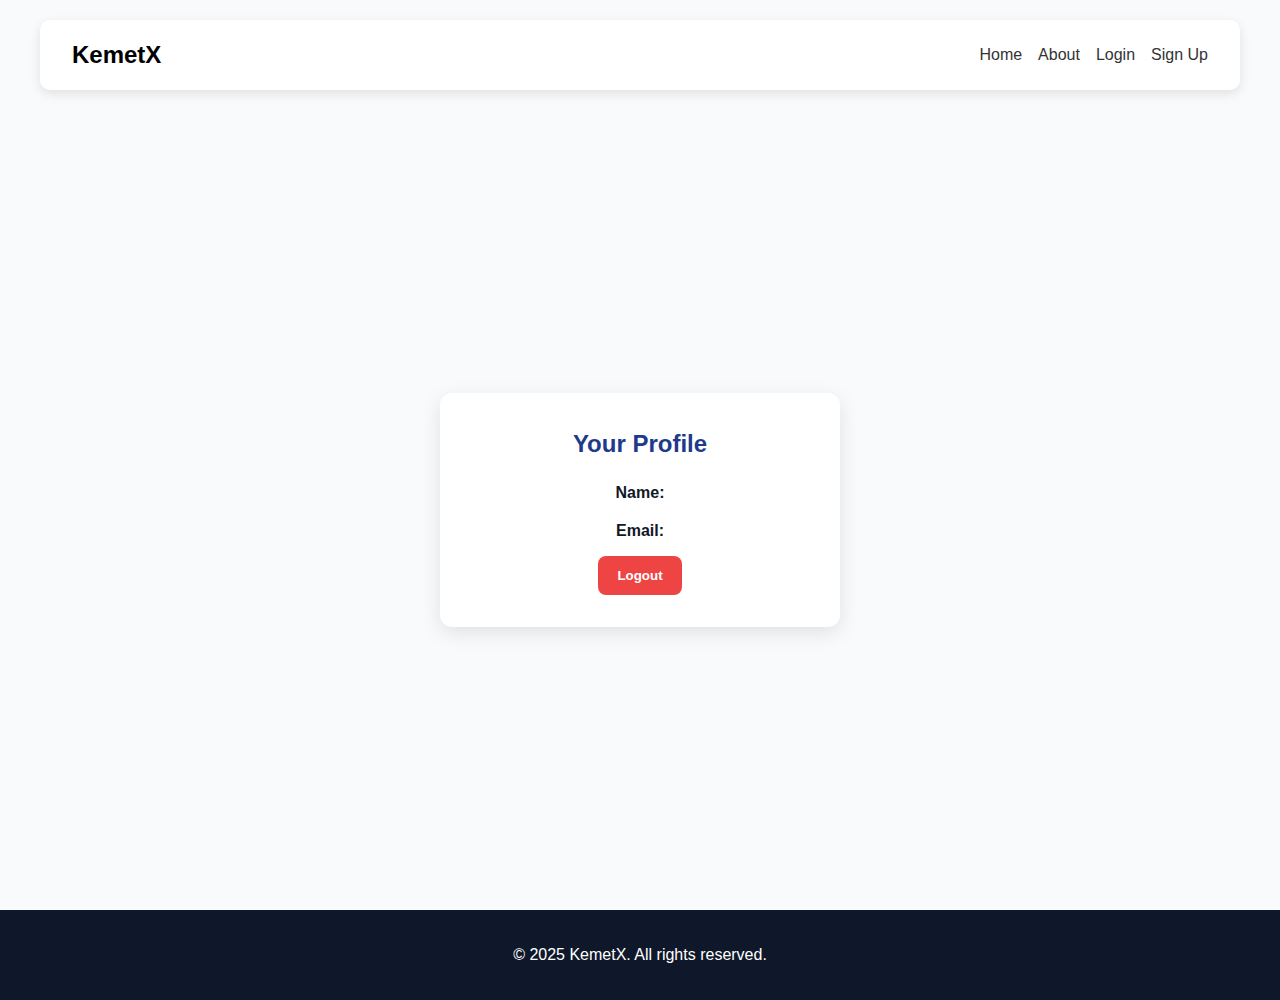
<file: profile.html>
<!DOCTYPE html>
<html lang="en">
<head>
  <meta charset="UTF-8">
  <meta name="viewport" content="width=device-width, initial-scale=1.0">
  <title>Profile - KemetX</title>
  <link href="https://fonts.googleapis.com/css2?family=Poppins:wght@400;600;700&display=swap" rel="stylesheet">
  <style>
    * {
  margin: 0;
  padding: 0;
  box-sizing: border-box;
}

body {
  font-family: "Segoe UI", Tahoma, Geneva, Verdana, sans-serif;
  background: #f9fafb;
  color: #111827;
  line-height: 1.6;
  
}

    /* ====== HEADER ====== */

    header {
  background-color: #fff;
  box-shadow: 0 4px 12px rgba(0, 0, 0, 0.1); /* ظل أعمق */
  padding: 1rem 2rem;
  margin: 20px auto; /* يبعد الهيدر عن حواف الصفحة */
  width: 95%;
  max-width: 1200px;
  border-radius: 10px; /* حواف دائرية */
  display: flex;
  justify-content: space-between;
  align-items: center;
  flex-wrap: wrap;
  direction: ltr; /* تُغيّرها للعربي إذا أردت */
  z-index: 10;
position: relative; /* لو عايز تضمن أن الهيدر فوق المحتوى */
  /* لو عايز تأثير زجاجي */
background: rgba(255, 255, 255, 0.9); /* لو الخلفية شفافة */
  
}

    .logo {
      font-size: 1.5rem;
      font-weight: bold;
      color: #000000;
    }
    
    nav {
      display: flex;
      gap: 1rem;
      flex-wrap: wrap;
    }

    nav a {
      text-decoration: none;
      color: #333;
      font-weight: 500;
    }
     .menu-toggle {
  display: none;
  background: none;
  border: none;
  font-size: 2rem;
  cursor: pointer;
}

.side-menu {
  display: none;
  position: fixed;
  top: 0;
  right: 0;
  width: 70%;
  max-width: 300px;
  height: 100%;
  background: rgba(255, 255, 255, 0.9); /* لو الخلفية شفافة */
  backdrop-filter: blur(12px); /* لو عايز تأثير زجاجي */
  -webkit-backdrop-filter: blur(12px);
  box-shadow: -2px 0 10px rgba(0,0,0,0.2);
  padding: 2rem 1rem;
  z-index: 999;
  flex-direction: column;
  gap: 1rem;
  transition: transform 0.3s ease;
}

.side-menu nav {
  display: flex;
  flex-direction: column;
  gap: 1rem;
}

.side-menu a {
  text-decoration: none;
  color: #333;
  font-weight: 500;
  font-size: 1.1rem;
}

.side-menu .close-btn {
  background: none;
  border: none;
  font-size: 1.5rem;
  align-self: flex-end;
  cursor: pointer;
  margin-bottom: 1rem;
}

.side-menu.open {
  display: flex;
}

@media (max-width: 600px) {
  header > nav {
    display: none; /* إخفاء القائمة الأصلية فقط على الشاشات الصغيرة */
  }

  .menu-toggle {
    display: block;
  }


  nav:not(.side-menu nav) {
    display: none; /* إخفاء القائمة العادية على الموبايل */
  }
}

.profile-wrapper {
  display: flex;
  justify-content: center;
  align-items: center;
  min-height: calc(100vh - 100px); /* اطرح ارتفاع الهيدر تقريبا */
}

    .profile-container {
      background: #fff;
      padding: 2rem;
      border-radius: 12px;
      box-shadow: 0 6px 20px rgba(0,0,0,0.1);
      width: 100%;
      max-width: 400px;
      text-align: center;
    }
    h2 {color: #1e3a8a; margin-bottom: 1rem;}
    p {margin-bottom: 0.8rem; font-size: 1rem;}
    .btn {
      background: #ef4444; color: #fff;
      padding: 0.75rem 1.2rem;
      border: none; border-radius: 8px;
      cursor: pointer; font-weight: 600;
      transition: 0.3s;
    }
    .btn:hover {background: #b91c1c;}

    /* ===== Footer ===== */
    footer {
      text-align: center;
      padding: 2rem;
      background: #0f172a;
      color: #fff;
    }

    /* ===== Responsive ===== */
    @media (max-width: 768px) {
      .desktop-nav { display: none; }
      .menu-toggle { display: block; }
    }
  </style>
</head>
<body>

  <header>
  <div class="logo">KemetX</div>
  <button class="menu-toggle">☰</button>

  <!-- القائمة الأفقية (للكمبيوتر) -->
  <nav class="desktop-nav main-nav">
    <a href="index.html">Home</a>
    <a href="#about">About</a>
   <a href="login.html" class="login-link">Login</a>
<a href="signup.html" class="signup-link">Sign Up</a>
<a href="insights.html" class="insights-link hidden">Insights</a>
<a href="profile.html" class="profile-link hidden">Profile</a>
<a href="login.html" class="logout-link hidden" style="color:red; font-weight:600;">Logout</a>
  </nav>

  <!-- القائمة الجانبية (للموبايل) -->
  <div id="sideMenu" class="side-menu">
    <button class="close-btn">✖</button>
    <nav>
      <a href="index.html">Home</a>
      <a href="about.html">About</a>
      <a href="login.html" class="login-link">Login</a>
<a href="signup.html" class="signup-link">Sign Up</a>
<a href="insights.html" class="insights-link hidden">Insights</a>
<a href="profile.html" class="profile-link hidden">Profile</a>
<a href="login.html" class="logout-link hidden" style="color:red; font-weight:600;">Logout</a>
    </nav>
  </div>
</header>

<main class="profile-wrapper">
  <div class="profile-container">
    <h2>Your Profile</h2>
    <p><strong>Name:</strong> <span id="userName"></span></p>
    <p><strong>Email:</strong> <span id="userEmail"></span></p>
    <button class="btn" id="logoutBtn">Logout</button>
  </div>
</main>
<!-- Footer -->
  <footer>
    &copy; 2025 KemetX. All rights reserved.
  </footer>

  <script>
    // تحقق إذا المستخدم مسجّل الدخول
const isLoggedIn = localStorage.getItem("loggedIn") === "true";

// نجيب كل العناصر (desktop + mobile)
const loginLinks = document.querySelectorAll(".login-link");
const signupLinks = document.querySelectorAll(".signup-link");
const profileLinks = document.querySelectorAll(".profile-link");
const insightsLinks = document.querySelectorAll(".insights-link");
const logoutLinks = document.querySelectorAll(".logout-link");

if (isLoggedIn) {
  loginLinks.forEach(el => el.style.display = "none");
  signupLinks.forEach(el => el.style.display = "none"); // <== مهم
  profileLinks.forEach(el => el.style.display = "inline-block");
  insightsLinks.forEach(el => el.style.display = "inline-block");
  logoutLinks.forEach(el => el.style.display = "inline-block");
} else {
  loginLinks.forEach(el => el.style.display = "inline-block");
  signupLinks.forEach(el => el.style.display = "inline-block");
  profileLinks.forEach(el => el.style.display = "none");
  insightsLinks.forEach(el => el.style.display = "none");
  logoutLinks.forEach(el => el.style.display = "none");
}


// زر Logout
logoutLinks.forEach(el => el.addEventListener("click", function(e){
  e.preventDefault();
  localStorage.removeItem("loggedIn");
  window.location.reload(); // يعيد تحميل الصفحة لتحديث القوائم
}));

    // Side menu
 function openMenu() {
  document.getElementById("sideMenu")?.classList.add("open");
}
function closeMenu() {
  document.getElementById("sideMenu")?.classList.remove("open");
}

// Attach event listeners
document.addEventListener('DOMContentLoaded', function() {
  const menuToggle = document.querySelector('.menu-toggle');
  const closeBtn = document.querySelector('.close-btn');
  
  if (menuToggle) {
    menuToggle.addEventListener('click', openMenu);
  }
  
  if (closeBtn) {
    closeBtn.addEventListener('click', closeMenu);
  }
});

  </script>

</body>
</html>
</file>
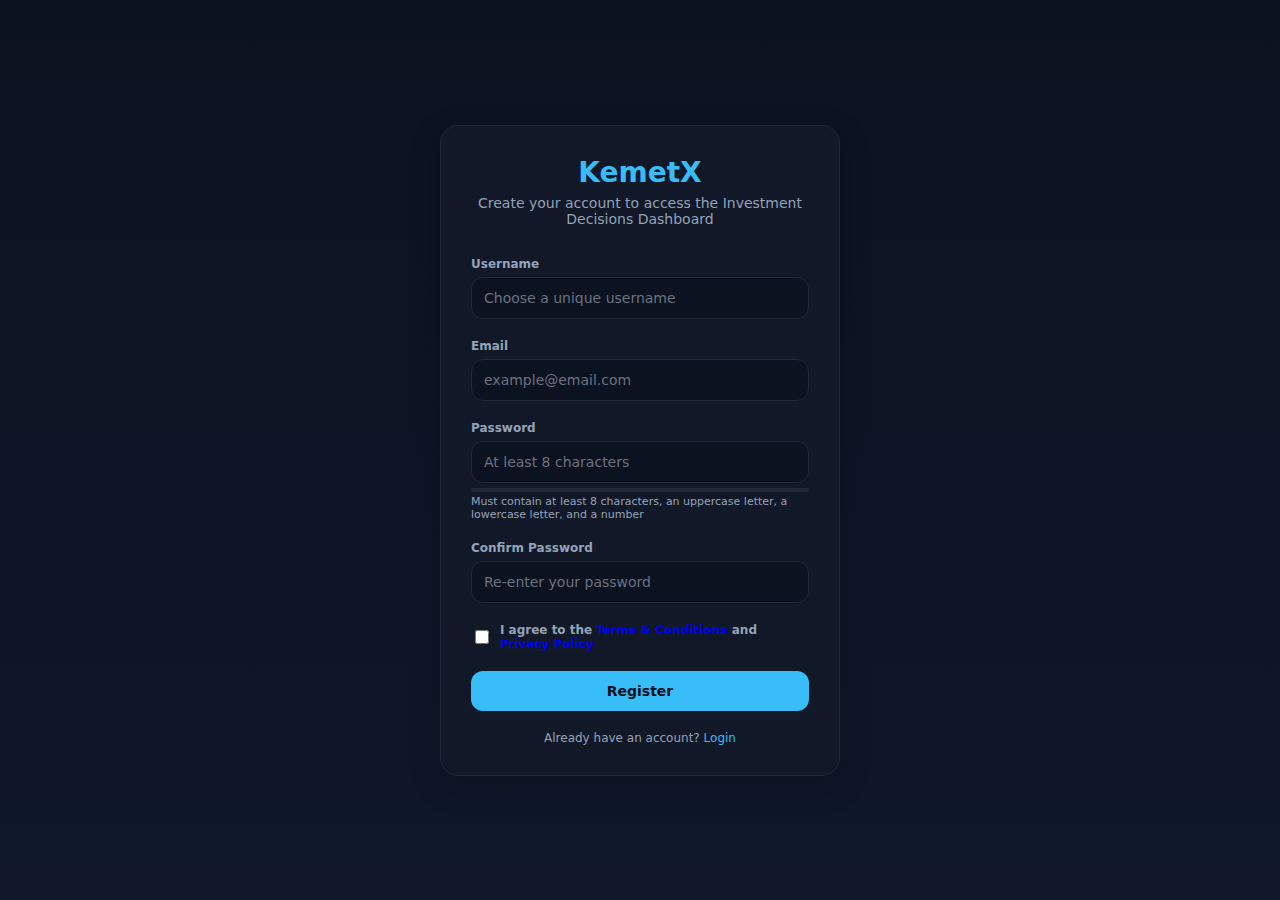
<file: register.html>
<!DOCTYPE html>
<html lang="en" dir="ltr">
<head>
  <meta charset="utf-8" />
  <meta name="viewport" content="width=device-width, initial-scale=1" />
  <title>Register - KemetX</title>
  <style>
    :root{
      --bg:#0f172a;         /* slate-900 */
      --card:#111827;       /* gray-900 */
      --muted:#94a3b8;      /* slate-400 */
      --text:#e5e7eb;       /* gray-200 */
      --accent:#22c55e;     /* green-500 */
      --warn:#f59e0b;       /* amber-500 */
      --danger:#ef4444;     /* red-500 */
      --primary:#38bdf8;    /* sky-400 */
      --chip:#1f2937;       /* gray-800 */
      --border:#1f2937;     /* gray-800 */
      --success:#10b981;    /* emerald-500 */
    }
    *{box-sizing:border-box}
    body{margin:0;background:linear-gradient(180deg,#0b1220,#0f172a);color:var(--text);font-family:"Segoe UI",system-ui,Arial,sans-serif;min-height:100vh;display:flex;align-items:center;justify-content:center;padding:20px}
    .container{max-width:400px;width:100%}
    .card{background:radial-gradient(1200px 300px at 100% -20%,rgba(56,189,248,.09),transparent 40%),
                 radial-gradient(900px 300px at -10% -50%,rgba(34,197,94,.07),transparent 40%),
                 var(--card);
          border:1px solid var(--border);border-radius:18px;padding:30px;box-shadow:0 10px 30px rgba(0,0,0,.25)}
    .logo{text-align:center;margin-bottom:30px}
    h1{margin:0 0 6px 0;font-weight:800;font-size:28px;color:var(--primary)}
    .sub{color:var(--muted);font-size:14px;text-align:center;margin-bottom:25px}
    label{display:block;font-size:12px;color:var(--muted);margin-bottom:6px;font-weight:600}
    input[type="text"],input[type="email"],input[type="password"]{width:100%;padding:12px 12px;border:1px solid var(--border);border-radius:12px;background:#0b1220;color:var(--text);outline:none;font-family:inherit;font-size:14px}
    input:focus{border-color:var(--primary);box-shadow:0 0 0 3px rgba(56,189,248,.1)}
    input::placeholder{color:#6b7280}
    .form-group{margin-bottom:20px}
    .checkbox-group{display:flex;align-items:center;gap:8px;margin-bottom:20px}
    .checkbox-group input[type="checkbox"]{width:16px;height:16px}
    .checkbox-group label{margin:0;font-size:12px;cursor:pointer}
    .btn{cursor:pointer;border:0;border-radius:12px;padding:12px 14px;font-weight:700;font-family:inherit;font-size:14px;width:100%;transition:all 0.2s}
    .btn-primary{background:var(--primary);color:#03111a}
    .btn-primary:hover{background:#2aa9e6;transform:translateY(-1px)}
    .btn-ghost{background:#0b1220;border:1px solid var(--border);color:var(--text)}
    .btn-ghost:hover{background:#1a2438}
    .links{text-align:center;margin-top:20px;font-size:12px;color:var(--muted)}
    .links a{color:var(--primary);text-decoration:none}
    .links a:hover{text-decoration:underline}
    .error{color:var(--danger);font-size:12px;margin-top:5px;display:none}
    .success{color:var(--success);font-size:12px;margin-top:5px;display:none}
    .password-strength{margin-top:5px;height:4px;background:var(--border);border-radius:2px;overflow:hidden}
    .password-strength-bar{height:100%;width:0%;background:var(--danger);transition:width 0.3s}
    .password-strength.weak .password-strength-bar{width:33%;background:var(--danger)}
    .password-strength.medium .password-strength-bar{width:66%;background:var(--warn)}
    .password-strength.strong .password-strength-bar{width:100%;background:var(--success)}
    .password-hint{font-size:11px;color:var(--muted);margin-top:3px}
    @media(max-width:480px){.card{padding:20px}}
  </style>
</head>
<body>
  <div class="container">
    <div class="card">
      <div class="logo">
        <h1>KemetX</h1>
        <div class="sub">Create your account to access the Investment Decisions Dashboard</div>
      </div>

      <form id="registerForm">
        <div class="form-group">
          <label for="username">Username</label>
          <input type="text" id="username" name="username" placeholder="Choose a unique username" required />
          <div class="error" id="usernameError"></div>
        </div>

        <div class="form-group">
          <label for="email">Email</label>
          <input type="email" id="email" name="email" placeholder="example@email.com" required />
          <div class="error" id="emailError"></div>
        </div>

        <div class="form-group">
          <label for="password">Password</label>
          <input type="password" id="password" name="password" placeholder="At least 8 characters" required />
          <div class="password-strength" id="passwordStrength">
            <div class="password-strength-bar"></div>
          </div>
          <div class="password-hint">Must contain at least 8 characters, an uppercase letter, a lowercase letter, and a number</div>
          <div class="error" id="passwordError"></div>
        </div>

        <div class="form-group">
          <label for="confirmPassword">Confirm Password</label>
          <input type="password" id="confirmPassword" name="confirmPassword" placeholder="Re-enter your password" required />
          <div class="error" id="confirmPasswordError"></div>
        </div>

        <div class="checkbox-group">
          <input type="checkbox" id="terms" name="terms" required />
          <label for="terms">I agree to the <a href="#">Terms & Conditions</a> and <a href="#">Privacy Policy</a></label>
        </div>

        <button type="submit" class="btn btn-primary" id="registerBtn">Register</button>
        
        <div class="links">
          Already have an account? <a href="login.html">Login</a>
        </div>
      </form>
    </div>
  </div>

  <script>
    // Password strength indicator
    const passwordInput = document.getElementById('password');
    const passwordStrength = document.getElementById('passwordStrength');
    const passwordError = document.getElementById('passwordError');

    passwordInput.addEventListener('input', function() {
      const password = this.value;
      let strength = 0;
      
      if (password.length >= 8) strength++;
      if (/[A-Z]/.test(password)) strength++;
      if (/[a-z]/.test(password)) strength++;
      if (/[0-9]/.test(password)) strength++;
      if (/[^A-Za-z0-9]/.test(password)) strength++;

      passwordStrength.className = 'password-strength';
      if (strength > 0) {
        if (strength <= 2) passwordStrength.classList.add('weak');
        else if (strength <= 4) passwordStrength.classList.add('medium');
        else passwordStrength.classList.add('strong');
      }
    });

    // Form validation
    document.getElementById('registerForm').addEventListener('submit', function(e) {
      e.preventDefault();
      
      const username = document.getElementById('username').value.trim();
      const email = document.getElementById('email').value.trim();
      const password = document.getElementById('password').value;
      const confirmPassword = document.getElementById('confirmPassword').value;
      const terms = document.getElementById('terms').checked;

      // Reset errors
      document.querySelectorAll('.error').forEach(el => {
        el.style.display = 'none';
        el.textContent = '';
      });

      let isValid = true;

      // Username validation
      if (username.length < 3) {
        document.getElementById('usernameError').textContent = 'Username must be at least 3 characters long';
        document.getElementById('usernameError').style.display = 'block';
        isValid = false;
      }

      // Email validation
      const emailRegex = /^[^\\s@]+@[^\\s@]+\\.[^\\s@]+$/;
      if (!emailRegex.test(email)) {
        document.getElementById('emailError').textContent = 'Invalid email address';
        document.getElementById('emailError').style.display = 'block';
        isValid = false;
      }

      // Password validation
      if (password.length < 8) {
        document.getElementById('passwordError').textContent = 'Password must be at least 8 characters long';
        document.getElementById('passwordError').style.display = 'block';
        isValid = false;
      } else if (!/(?=.*[a-z])(?=.*[A-Z])(?=.*\\d)/.test(password)) {
        document.getElementById('passwordError').textContent = 'Password must contain an uppercase letter, a lowercase letter, and a number';
        document.getElementById('passwordError').style.display = 'block';
        isValid = false;
      }

      // Confirm password
      if (password !== confirmPassword) {
        document.getElementById('confirmPasswordError').textContent = 'Passwords do not match';
        document.getElementById('confirmPasswordError').style.display = 'block';
        isValid = false;
      }

      // Terms acceptance
      if (!terms) {
        alert('You must agree to the Terms & Conditions');
        isValid = false;
      }

      if (isValid) {
        // Simulate registration process
        const registerBtn = document.getElementById('registerBtn');
        registerBtn.textContent = 'Creating account...';
        registerBtn.disabled = true;

        setTimeout(() => {
          // Store user data in localStorage
          const userData = {
            username: username,
            email: email,
            password: password, // In real app, this should be hashed
            createdAt: new Date().toISOString()
          };

          localStorage.setItem('user_' + email, JSON.stringify(userData));
          localStorage.setItem('currentUser', email);
          
          alert('Account created successfully! Redirecting to dashboard...');
          window.location.href = 'index.html';
        }, 1500);
      }
    });

    // Check if user is already logged in
    if (localStorage.getItem('currentUser')) {
      window.location.href = 'index.html';
    }
  </script>
</body>
</html>
</file>
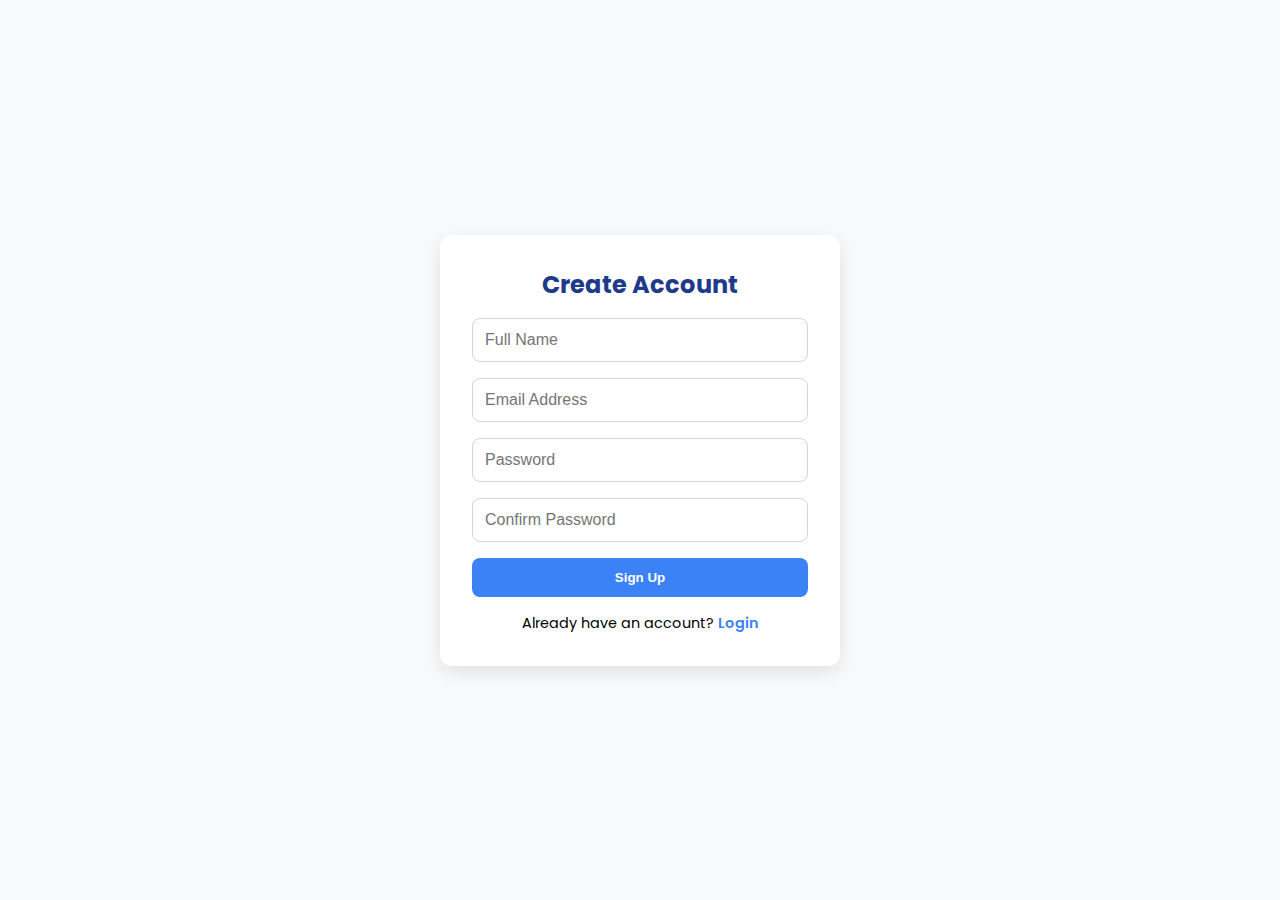
<file: signup.html>
<!DOCTYPE html>
<html lang="en">
<head>
  <meta charset="UTF-8" />
  <meta name="viewport" content="width=device-width, initial-scale=1.0"/>
  <title>Sign Up - Investment Platform</title>
  <link href="https://fonts.googleapis.com/css2?family=Poppins:wght@400;600;700&display=swap" rel="stylesheet">
  <style>
    * {margin: 0; padding: 0; box-sizing: border-box;}
    body {
      font-family: 'Poppins', sans-serif;
      background: #f9fafb;
      display: flex;
      justify-content: center;
      align-items: center;
      height: 100vh;
    }
    .auth-container {
      background: #fff;
      padding: 2rem;
      border-radius: 12px;
      box-shadow: 0 6px 20px rgba(0,0,0,0.1);
      width: 100%;
      max-width: 400px;
      text-align: center;
    }
    h2 {margin-bottom: 1rem; color: #1e3a8a;}
    form {display: flex; flex-direction: column; gap: 1rem;}
    input {
      padding: 0.75rem;
      border: 1px solid #d1d5db;
      border-radius: 8px;
      font-size: 1rem;
    }
    input:focus {border-color: #3b82f6; outline: none;}
    .btn {
      background: #3b82f6; color: #fff; padding: 0.75rem;
      border: none; border-radius: 8px; cursor: pointer;
      font-weight: 600; transition: 0.3s;
    }
    .btn:hover {background: #1e40af;}
    p {margin-top: 1rem; font-size: 0.9rem;}
    a {color: #3b82f6; text-decoration: none; font-weight: 600;}
  </style>
</head>
<body>
  <div class="auth-container">
    <h2>Create Account</h2>
    <form id="signupForm">
      <input type="text" id="name" placeholder="Full Name" required>
      <input type="email" id="email" placeholder="Email Address" required>
      <input type="password" id="password" placeholder="Password" required>
      <input type="password" id="confirmPassword" placeholder="Confirm Password" required>
      <button type="submit" class="btn">Sign Up</button>
    </form>
    <p>Already have an account? <a href="login.html">Login</a></p>
  </div>

<script>
  document.getElementById("signupForm").addEventListener("submit", function(e) {
    e.preventDefault();
    
    let name = document.getElementById("name").value.trim();
    let email = document.getElementById("email").value.trim();
    let password = document.getElementById("password").value;
    let confirmPassword = document.getElementById("confirmPassword").value;

    if (password !== confirmPassword) {
      alert("Passwords do not match!");
      return;
    }

    if (password.length < 6) {
      alert("Password must be at least 6 characters long!");
      return;
    }

    let existingUser = JSON.parse(localStorage.getItem("user"));
    if (existingUser && existingUser.email === email) {
      alert("This email is already registered. Please login instead.");
      return;
    }

    // Save user data (simple localStorage demo)
    localStorage.setItem("user", JSON.stringify({ name, email, password }));

    // Auto login after signup
    localStorage.setItem("loggedIn", "true");

    alert("Sign up successful! Redirecting...");
    window.location.href = "index.html"; // redirect
  });
</script>

</body>
</html>
</file>
